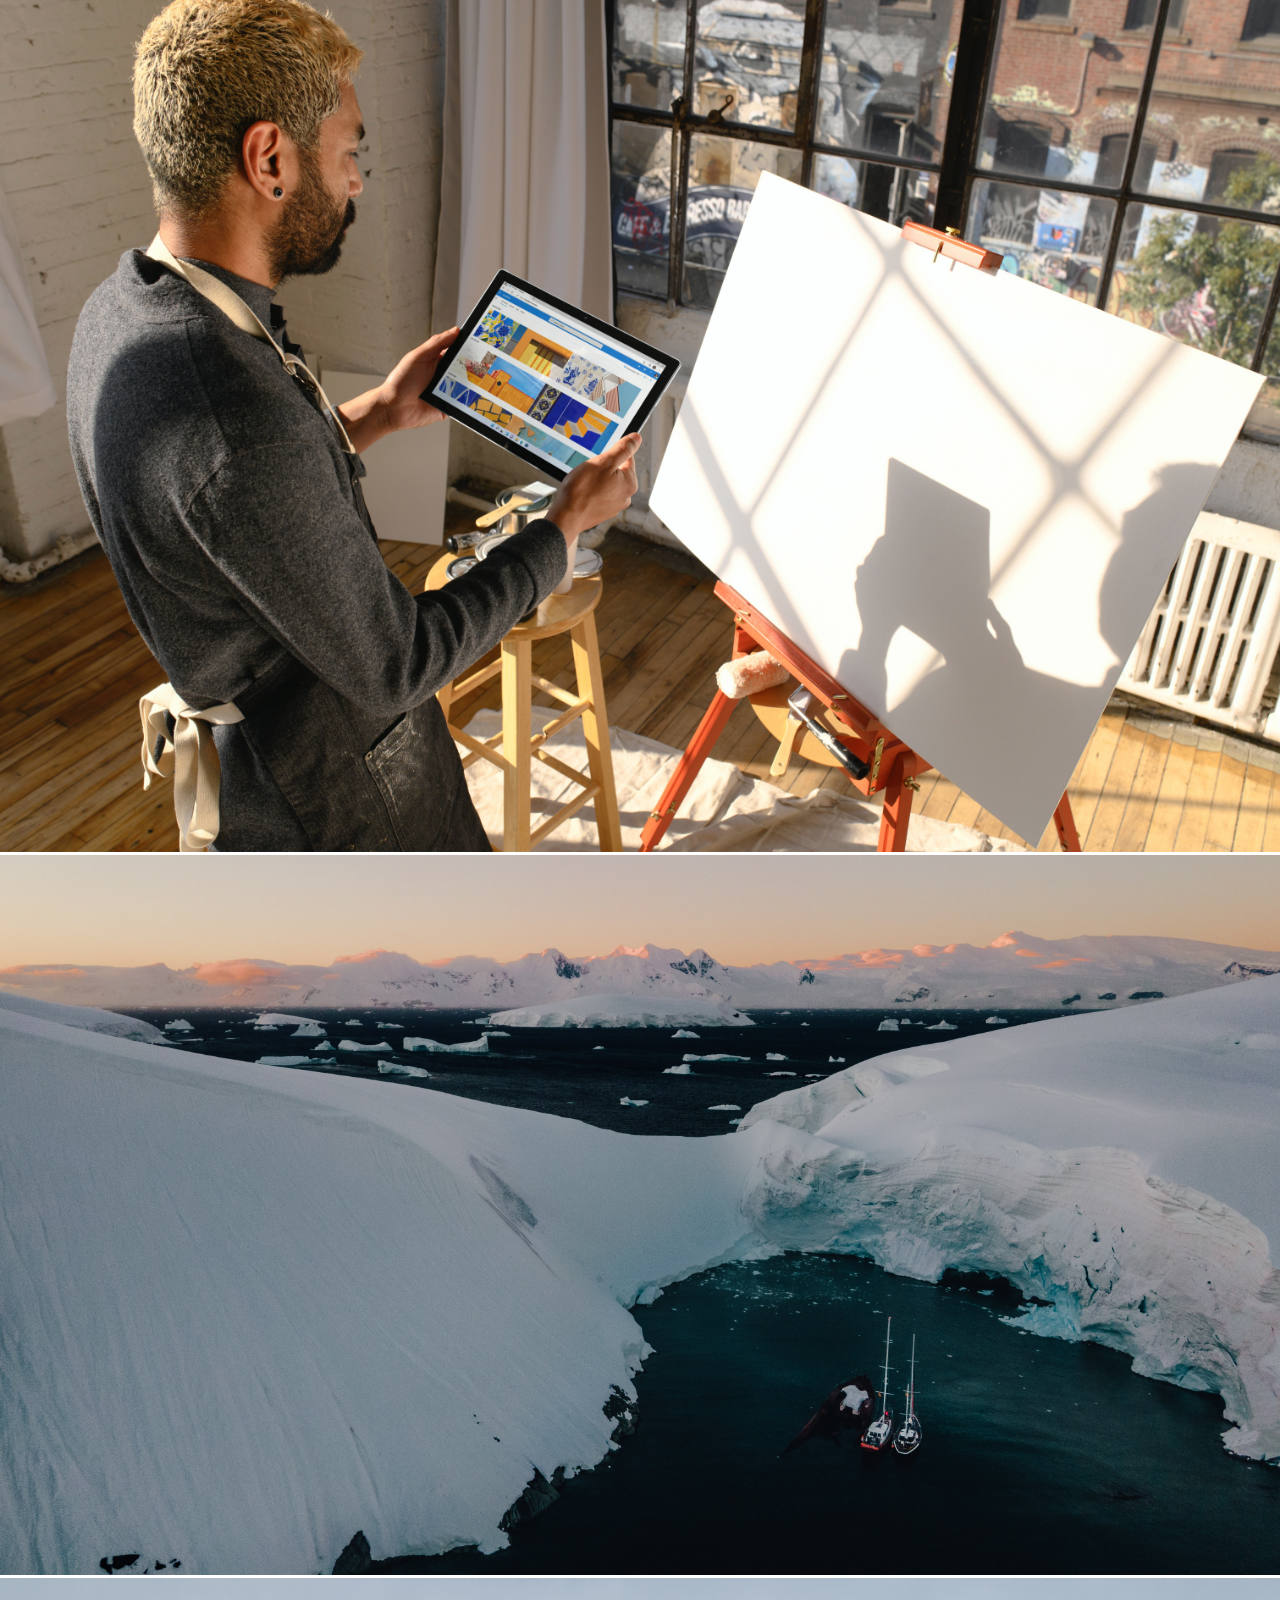
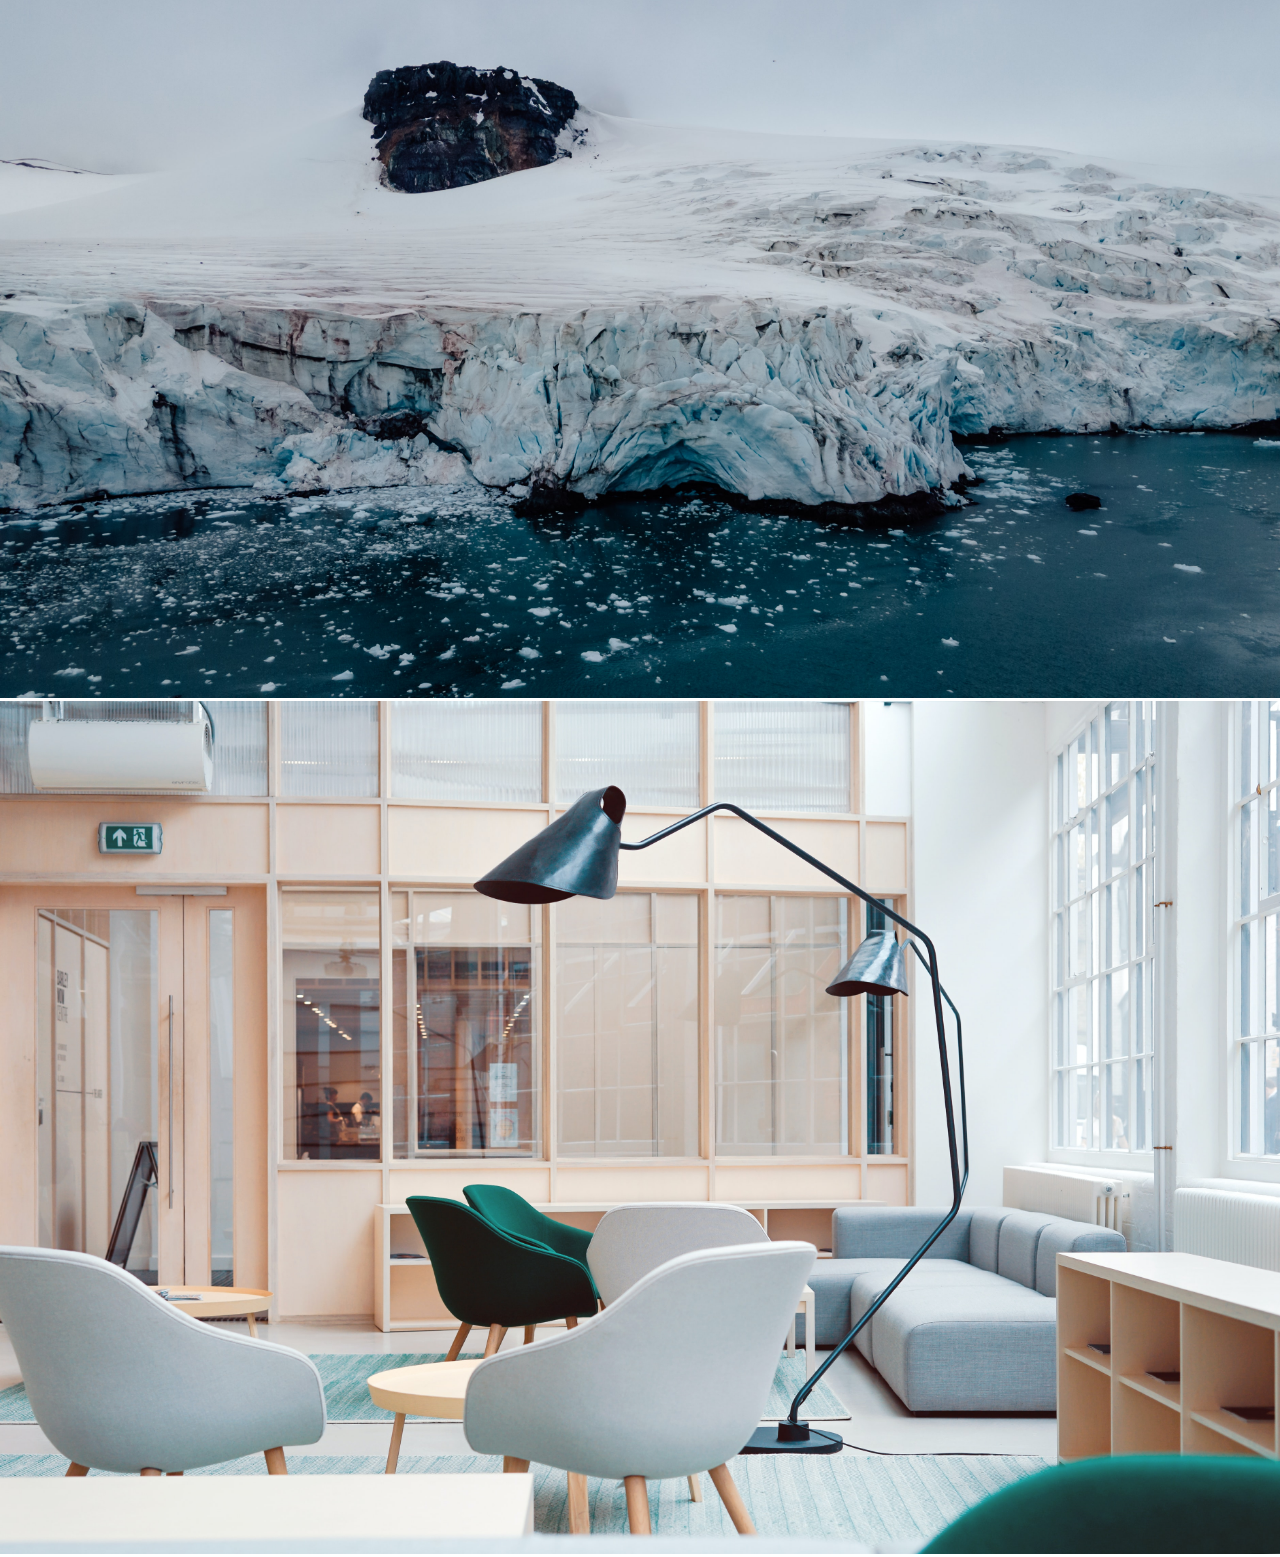
<file: fadein.html>
<!DOCTYPE html>
<html lang="en">
  <head>
    <meta charset="UTF-8" />
    <meta http-equiv="X-UA-Compatible" content="IE=edge" />
    <meta name="viewport" content="width=device-width, initial-scale=1.0" />
    <link rel="stylesheet" href="./css/styles.css" />
    <title>Godiri International</title>
  </head>
  <body>
    <div class="outter_full_width">
      <div class="inner_max_width">
        <div class="slides">
          <div class="slide_one">
            <img src="img/microsoft-365-jMEs4objgIA-unsplash.jpg" alt="" />
          </div>
          <div class="slide_two">
            <img
              src="img/tanya-grypachevskaya-AIb6SHzTG-Y-unsplash.jpg"
              alt=""
            />
          </div>
          <div class="slide_three">
            <img
              src="img/tanya-grypachevskaya-Oc0VsVlNy9U-unsplash.jpg"
              alt=""
            />
          </div>
          <div class="slide_four">
            <img src="img/toa-heftiba-FV3GConVSss-unsplash.jpg" alt="" />
          </div>
        </div>
      </div>
    </div>
  </body>
</html>
</file>
<file: css/styles.css>
:root {
  --pry-clr: #2424d1;
  --pry-clr-dark: #1e1ea5;
  --pry-clr-light: #6767ce;
  --pry: blue;
  --neutral-clr: #b2ab9a;
  --white: #fafafa;
  --black: #030303;
}

* {
  margin: 0;
  padding: 0;
  box-sizing: border-box;
}

body {
  font-family: "Poppins", sans-serif;
  font-size: 10px;
  line-height: 1.2;
}

img {
  width: 100%;
}
a {
  text-decoration: none;
}

.container {
  width: 1200px;
  max-width: 90%;
  margin: 0 auto;
}
/* NAVIGATION  */
nav {
  background-color: var(--pry);
  position: fixed;
  width: 100%;
}

.navbar {
  padding: 20px 0;
}

.navbar_nav {
  display: grid;
  grid-template-columns: 1fr 2fr;
  justify-content: center;
  align-items: center;
}

.logo {
  width: 30%;
}

.nav_link {
  display: flex;
  justify-content: end;
  align-items: center;
  list-style-type: none;
}

.nav_item {
  margin-left: 2.5rem;
  text-transform: uppercase;
}

.nav_item a {
  font-size: 0.85rem;
  background-color: var(--white);
  color: var(--black);
  display: block;
  padding: 8px 20px;
  text-decoration: none;
}

.nav_item a:hover {
  background-color: var(--pry-clr-light);
  transition: all 0.5s;
}

/* HERO SECTION */
.hero {
  display: grid;
  grid-template-columns: repeat(2, 1fr);
  width: 100%;
  height: auto;
  float: left;
  clear: both;
}

/* .outter_full_width {
  width: 100%;
  height: auto;
  float: left;
  clear: both;
} */

.carousel_inner {
  max-width: 100%;
  height: auto;
  margin: auto;
}

.carousel_slides {
  width: 100%;
  height: auto;
  position: relative;
}

/* .slide_one,
.slide_two,
.slide_three,
.slide_four {
  width: 100%;
  height: auto;
  position: absolute;
  top: 0;
  left: 0;
} */
/*
.slide_one {
  animation: slideOne 20s infinite;
}

.slide_two {
  animation: slideTwo 20s infinite;
}

.slide_three {
  animation: slideThree 20s infinite;
}

.slide_four {
  animation: slideFour 20s infinite;
}

.carousel_slides {
  max-width: 100%;
} */

/* @keyframes slideOne {
  0% {
    opacity: 1;
  }
  25% {
    opacity: 0;
  }
  50% {
    opacity: 0;
  }
  75% {
    opacity: 0;
  }
  100% {
    opacity: 1;
  }
}

@keyframes slideTwo {
  0% {
    opacity: 0;
  }
  25% {
    opacity: 1;
  }
  50% {
    opacity: 0;
  }
  75% {
    opacity: 0;
  }
  100% {
    opacity: 0;
  }
} */

/* @keyframes slideThree {
  0% {
    opacity: 0;
  }
  25% {
    opacity: 0;
  }
  50% {
    opacity: 1;
  }
  75% {
    opacity: 0;
  }
  100% {
    opacity: 0;
  }
} */

/* @keyframes slideFour {
  0% {
    opacity: 0;
  }
  25% {
    opacity: 0;
  }
  50% {
    opacity: 0;
  }
  75% {
    opacity: 1;
  }
  100% {
    opacity: 0;
  }
} */

.content {
  height: 80vh;
  width: 100%;
  background-image: url(../img/microsoft-365-jMEs4objgIA-unsplash.jpg);
  background-size: cover;
  background-position: center;
  background-repeat: no-repeat;
  transition: 2s;

  animation-name: animate;
  animation-direction: alternate-reverse;
  animation-play-state: running;
  animation-timing-function: ease-in-out;
  animation-duration: 20s;
  animation-fill-mode: forwards;
  animation-iteration-count: infinite;
}

@keyframes animate {
  0% {
    background-image: url(../img/tanya-grypachevskaya-AIb6SHzTG-Y-unsplash.jpg);
  }

  /* 25% {
    background-image: url(../img/tanya-grypachevskaya-Oc0VsVlNy9U-unsplash.jpg);
  } */
  50% {
    background-image: url(../img/tanya-grypachevskaya-Oc0VsVlNy9U-unsplash.jpg);
  }
  /* 75% {
    background-image: url(../img/tezos-FRkuSI_dtmM-unsplash.jpg);
  } */
  100% {
    background-image: url(../img/toa-heftiba-FV3GConVSss-unsplash.jpg);
  }
}

.top {
  /* background-color: var(--pry-clr-dark); */
  font-size: 3rem;
  padding: 4rem;
  color: rgb(241, 237, 237);
  padding-left: 3rem;
  height: 70vh;
  display: flex;
  justify-content: center;
  align-items: center;
}

.h-text {
  /* text-align: center; */
  font-size: 3rem;
  margin-bottom: 2.5rem;
}

.h-text::after {
  content: "";
  display: block;
  width: 10px;
  height: 10px;
  margin-top: -9px;
  /* text-align: center; */
  margin-left: 13rem;
  /* border: 1px solid #ed3; */
  background-color: #ed3;
}

.services {
  background-color: var(--neutral-clr);
  padding: 10rem 0;
}

.services h2 {
  text-align: center;
  font-size: 4rem;
  font-weight: 700;
  margin-bottom: 3rem;
}

.container_serv {
  width: 800px;
  max-width: 60%;
  margin: 0 auto;
}
.s_flex {
  display: grid;
  grid-template-columns: 1fr;
}
.service_item {
  box-shadow: 10px 10px 18px -3px rgba(0, 0, 0, 0.6);
  -webkit-box-shadow: 10px 10px 18px -3px rgba(0, 0, 0, 0.6);
  -moz-box-shadow: 10px 10px 18px -3px rgba(0, 0, 0, 0.6);
}

.text-content {
  padding: 10px 15px;
}

.text-content h4 {
  font-size: 1rem;
  margin-bottom: 1rem;
  text-transform: uppercase;
}

.text-content p {
  font-size: 1.1rem;
  margin-bottom: 1rem;
}

.text-content a {
  display: inline-block;
  text-decoration: none;
  padding: 3px 12px;
  background-color: #ed3;
  border-radius: 3px;
}

@media (min-width: 768px) {
  .s_flex {
    display: grid;
    grid-template-columns: repeat(3, 1fr);
    gap: 20px;
  }
}

.about {
  display: grid;
  grid-template-columns: repeat(auto-fill, minmax(500px, 1fr));
  min-height: 100vh;
  font-size: 1rem;
}

.about_img {
  background-image: url(../img/tanya-grypachevskaya-AIb6SHzTG-Y-unsplash.jpg);
  background-position: center;
  background-repeat: no-repeat;
  background-size: cover;
  /* height: 40vh; */
}

.about_content {
  background-color: white;
  align-self: center;
  padding: 4rem;
  margin-left: -6rem;
  height: 80vh;
  width: 40vw;

  box-shadow: 10px 10px 18px -3px rgba(0, 0, 0, 0.6);
  -webkit-box-shadow: 10px 10px 18px -3px rgba(0, 0, 0, 0.6);
  -moz-box-shadow: 10px 10px 18px -3px rgba(0, 0, 0, 0.6);
}

.about_content h4 {
  margin-bottom: 1.6rem;
}

.about_content p {
  margin-bottom: 1.1rem;
}

.btn {
  display: inline-block;
  padding: 5px 10px;
  margin-right: 2px;
}

.btn-primary {
  background-color: #ed3;
  border: 1px solid #ed3;
}

.btn-secondary {
  border: 1px solid #b2ab9a;
}

/* PHILOSOPHY */
.philosophy {
  background-color: var(--neutral-clr);
  width: 90%;
  max-width: 1200px;
  margin: 0 auto;
  /* padding: 8rem 0; */
}

.process {
  display: flex;
  justify-content: space-between;
  text-align: center;
  margin-top: 9rem;
  padding-bottom: 3rem;
}

.process span {
  background-color: #ed3;
  padding: 3rem;
  border-radius: 60%;
}

.process h4 {
  font-size: 0.85rem;
  margin-top: 4rem;
}
.process p {
  font-size: 0.9rem;
  margin-top: 0.9rem;
}

.p-item {
  padding: 0 3rem;
}

/* FORM SECTION */
.contact {
  background-color: var(--pry-clr);
}

.form_section {
  width: 90%;
  max-width: 1200px;
  margin: 0 auto;
  padding: 3rem 0;
  display: grid;
  grid-template-columns: repeat(auto-fill, minmax(450px, 1fr));
  gap: 10px;
}

.form-item {
  padding: 0 3rem;
}
.form-flex {
  display: flex;
  flex-direction: column;
  font-size: 3rem;
}

.form-item > div {
  /* padding: 4rem; */
  margin-bottom: 1rem;
  font-size: 1.3rem;
  border: 1px solid #b2ab9a;
}

.form-item > div h3 {
  text-transform: uppercase;
}

.form-control {
  display: grid;
  grid-template-columns: repeat(2, 1fr);
  grid-template-rows: repeat(4, 1fr);
  gap: 5px;
  border: 1px solid #b2ab9a;
}

.form-group {
  display: flex;
  flex-direction: column;
}

.fName {
  grid-column: 1 / 2;
  grid-row: 1;
  align-self: end;
}

.lName {
  grid-column: 2/3;
  grid-row: 1;
  align-self: end;
}

.form-email {
  grid-column: 1 / 3;
  grid-row: 2;
  align-self: center;
}

.form-msg {
  grid-column: 1 / span 2;
  grid-row: 3;
}

.form-submit {
  grid-column: 1 / 2;
  grid-row: 4;
  align-self: center;
}

label {
  font-size: 1rem;
  margin-bottom: 5px;
}

input[type="text"],
input[type="email"] {
  height: 30px;
}

input[type="submit"] {
  border-radius: 10px;
}
/* FOOTER LINKS */
footer {
  background-color: grey;
  /* margin: 4rem 0 0; */
}

.footer_container {
  width: 90%;
  max-width: 1220px;
  margin: 0 auto;
  padding: 2rem 0;
}

.footer-flex > div {
  margin-bottom: 1.5rem;
}

.links li {
  list-style-type: none;
  margin-bottom: 1.1rem;
}

.links li a {
  text-decoration: none;
  text-transform: uppercase;
  color: white;
}

.copyright {
  font-size: 0.75rem;
}
@media (min-width: 768px) {
  .footer-flex {
    display: grid;
    grid-template-columns: repeat(3, 1fr);
  }

  .footer-flex > div {
    margin-bottom: 0;
  }

  .links {
    display: flex;
    justify-content: center;
    text-align: center;
  }

  .links li {
    list-style-type: none;
    /* padding: 0.8rem 0; */
    font-size: 1rem;
  }

  .links li a {
    margin-left: 1rem;
  }

  .copyright {
    text-align: right;
  }
}
</file>
